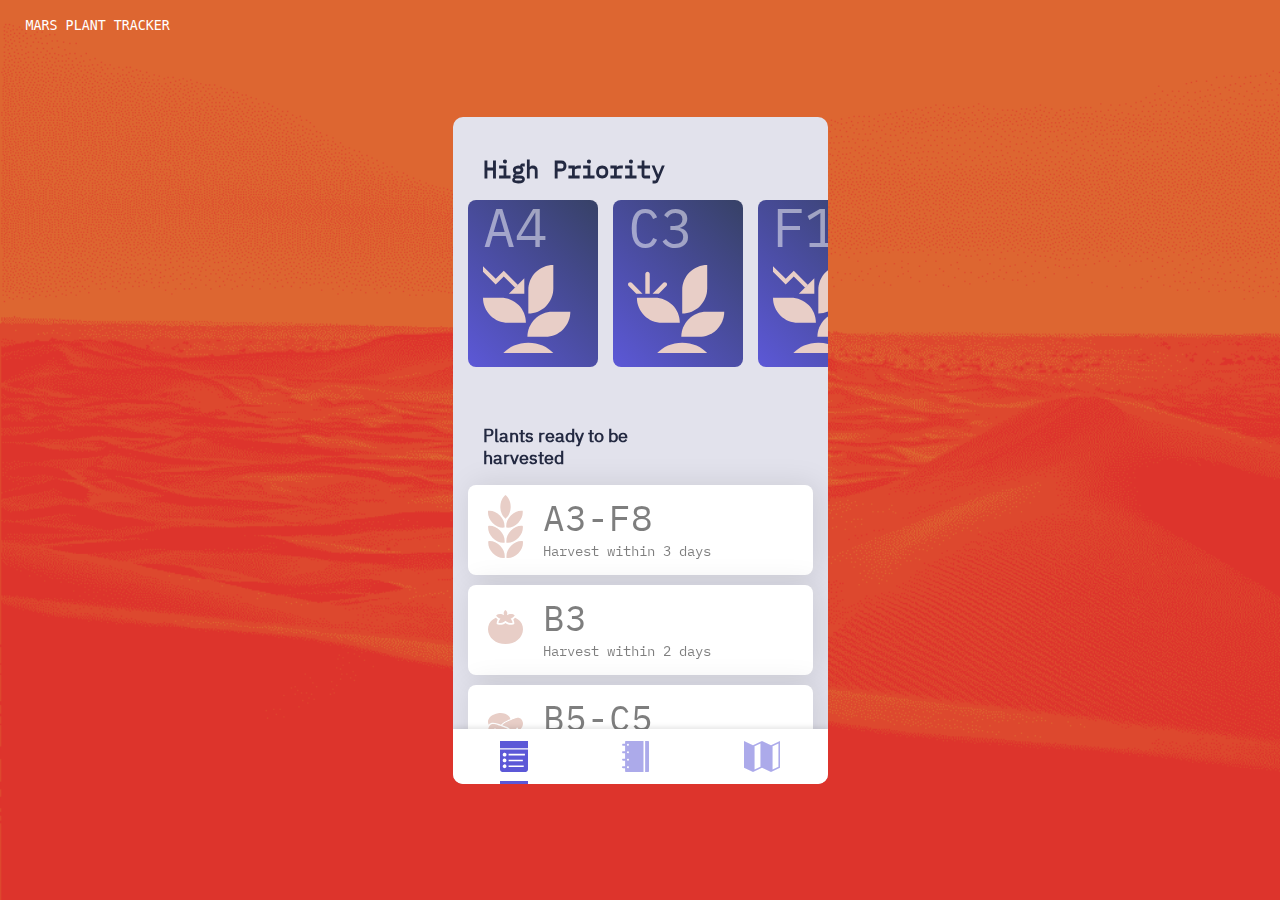
<file: index.html>
<!DOCTYPE html>
<html lang="en">

<head>
  <meta charset="UTF-8">
  <meta name="viewport" content="width=device-width, initial-scale=1.0">
  <meta http-equiv="X-UA-Compatible" content="ie=edge">
  <meta name="description" content="Description of the page less than 150 characters">
  <title>Mars Plant Tracker</title>
  <link rel="stylesheet" href="css/main.css">
</head>

<body>

  <div class="version-number">
    Mars Plant Tracker
  </div>

  <main id="main" class="app m-scene">

    <div class="app__contents m-page scene_element scene_element--fadeindown">
      <div class="contents__wrapper">
        <h1>High Priority</h1>
      </div>

      <div class="contents__wrapper--overflow">

        <div class="overflow__card overfolw__card--home">
          <div class="card__title--home">
            A4
          </div>
          <img class="card__problem--home" src="images/issue-down.svg" alt="">
        </div>

        <div class="overflow__card overfolw__card--home">
          <div class="card__title--home">
            C3
          </div>
          <img class="card__problem--home" src="images/issue-sick.svg" alt="">
        </div>

        <div class="overflow__card overfolw__card--home">
          <div class="card__title--home">
            F1
          </div>
          <img class="card__problem--home" src="images/issue-down.svg" alt="">
        </div>

        <div class="overflow__card overfolw__card--home">
          <div class="card__title--home">
            B3
          </div>
          <img class="card__problem--home" src="images/issue-sick.svg" alt="">
        </div>

      </div>

      <div class="contents__wrapper">
        <h2>Plants ready to be harvested</h2>
      </div>

      <div class="contents__wrapper--stack">

        <div class="stack__item">
          <div class="item__left">
            <img class="item__plant" src="images/rye.svg" alt="">
          </div>
          <div class="item__right">
            <div class="item__right__top">
              A3-F8
            </div>
            <div class="item__right__bottom">
              Harvest within 3 days
            </div>
          </div>
        </div>

        <div class="stack__item">
          <div class="item__left">
            <img class="item__plant" src="images/tomato.svg" alt="">
          </div>
          <div class="item__right">
            <div class="item__right__top">
              B3
            </div>
            <div class="item__right__bottom">
              Harvest within 2 days
            </div>
          </div>
        </div>

        <div class="stack__item">
          <div class="item__left">
            <img class="item__plant" src="images/potato.svg" alt="">
          </div>
          <div class="item__right">
            <div class="item__right__top">
              B5-C5
            </div>
            <div class="item__right__bottom">
              Harvest within 3 days
            </div>
          </div>
        </div>

      </div>

    </div>

    <nav>
      <ul>
        <li>
          <a class="active--nav" href="index.html">
            <img src="images/home.svg" alt="Home">
          </a>
        </li>
        <li>
          <a href="journal.html">
            <img src="images/journal.svg" alt="Journal">
          </a>
        </li>
        <li>
          <a href="map.html">
            <img src="images/map.svg" alt="Map">
          </a>
        </li>
      </ul>
    </nav>
  </main>

  <script src="js/jquery-3.3.1.min.js"></script>
  <script src="js/jquery.smoothState.min.js"></script>
  <script src="js/functions.js" type="text/javascript"></script>
</body>

</html>
</file>
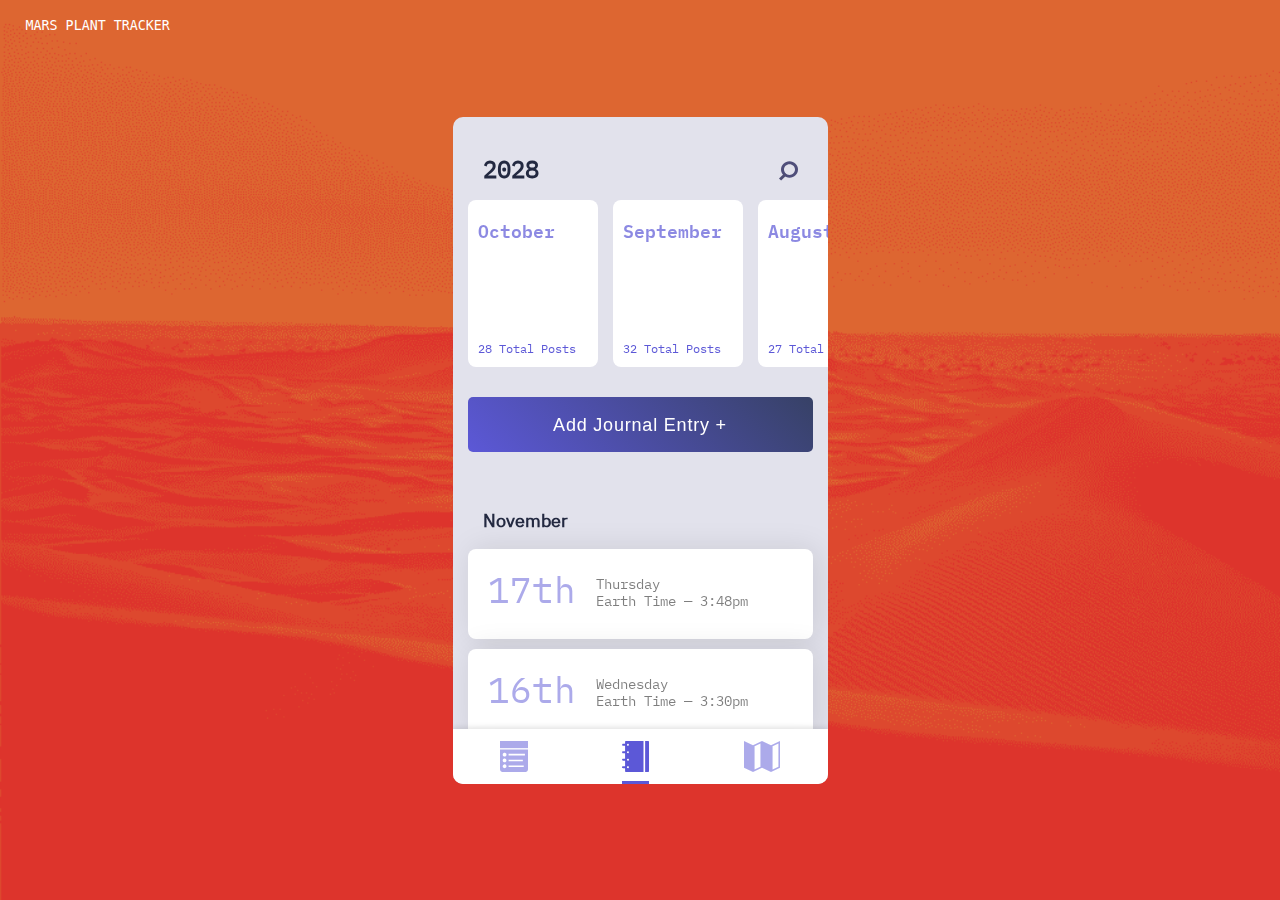
<file: journal.html>
<!DOCTYPE html>
<html lang="en">

<head>
  <meta charset="UTF-8">
  <meta name="viewport" content="width=device-width, initial-scale=1.0">
  <meta http-equiv="X-UA-Compatible" content="ie=edge">
  <meta name="description" content="Description of the page less than 150 characters">
  <title>Mars Plant Tracker</title>
  <link rel="stylesheet" href="css/main.css">
</head>

<body>

  <div class="version-number">
    Mars Plant Tracker
  </div>

  <main id="main" class="app m-scene">

    <div class="app__contents m-page scene_element scene_element--fadeindown">
      <div class="contents__wrapper contents__wrapper--two">
        <h1>2028</h1>
        <img src="images/search.svg" alt="">
      </div>

      <div class="contents__wrapper--overflow">

        <div class="overflow__card overfolw__card--journal">
          <div class="card__title--journal">
            October
          </div>
          <div class="card__date">
            28 Total Posts
          </div>
        </div>

        <div class="overflow__card overfolw__card--journal">
          <div class="card__title--journal">
            September
          </div>
          <div class="card__date">
            32 Total Posts
          </div>
        </div>

        <div class="overflow__card overfolw__card--journal">
          <div class="card__title--journal">
            August
          </div>
          <div class="card__date">
            27 Total Posts
          </div>
        </div>

        <div class="overflow__card overfolw__card--journal">
          <div class="card__title--journal">
            July
          </div>
          <div class="card__date">
            31 Total Posts
          </div>
        </div>

      </div>

      <button class="btn btn--add-journal">Add Journal Entry +</button>

      <div class="contents__wrapper">
        <h2>November</h2>
      </div>

      <div class="contents__wrapper--stack">

        <div class="stack__item">
          <div class="item__left">
            <div class="item__date">
              17th
            </div>
          </div>
          <div class="item__right">
            <div class="item__right__top item__right__top--journal">
              Thursday
            </div>
            <div class="item__right__bottom">
              Earth Time — 3:48pm
            </div>
          </div>
        </div>

        <div class="stack__item">
          <div class="item__left">
            <div class="item__date">
              16th
            </div>
          </div>
          <div class="item__right">
            <div class="item__right__top item__right__top--journal">
              Wednesday
            </div>
            <div class="item__right__bottom">
              Earth Time — 3:30pm
            </div>
          </div>
        </div>

        <div class="stack__item">
          <div class="item__left">
            <div class="item__date">
              15th
            </div>
          </div>
          <div class="item__right">
            <div class="item__right__top item__right__top--journal">
              Tuesday
            </div>
            <div class="item__right__bottom">
              Earth Time — 3:15pm
            </div>
          </div>
        </div>

      </div>
    </div>

    <div class="action-modal action-modal--journal">
        <div class="modal__tray">
          Journal Entry
        </div>
        <div class="modal__title modal__title--journal">
          Friday 18th, 2028
        </div>
        <div class="action-modal__body action-modal__body--journal">
          <div class="close">
            ✕
          </div>
          <div class="journal-body">
            <div>
              Body
            </div>
            <div class="body-text"></div>
            <div class="btn-group">
                <div class="btn">
                    Save draft
                  </div>
                  <div class="btn">
                    Discard
                  </div>
            </div>
            <div class="btn btn--post">Post</div>
  
          </div>
        </div>
      </div>

    <nav>
      <ul>
        <li>
          <a href="index.html">
            <img src="images/home.svg" alt="Home">
          </a>
        </li>
        <li>
          <a class="active--nav" href="journal.html">
            <img src="images/journal.svg" alt="Journal">
          </a>
        </li>
        <li>
          <a href="map.html">
            <img src="images/map.svg" alt="Map">
          </a>
        </li>
      </ul>
    </nav>
  </main>

  <script src="js/jquery-3.3.1.min.js"></script>
  <script src="js/jquery.smoothState.min.js"></script>
  <script src="js/functions.js" type="text/javascript"></script>
</body>

</html>
</file>
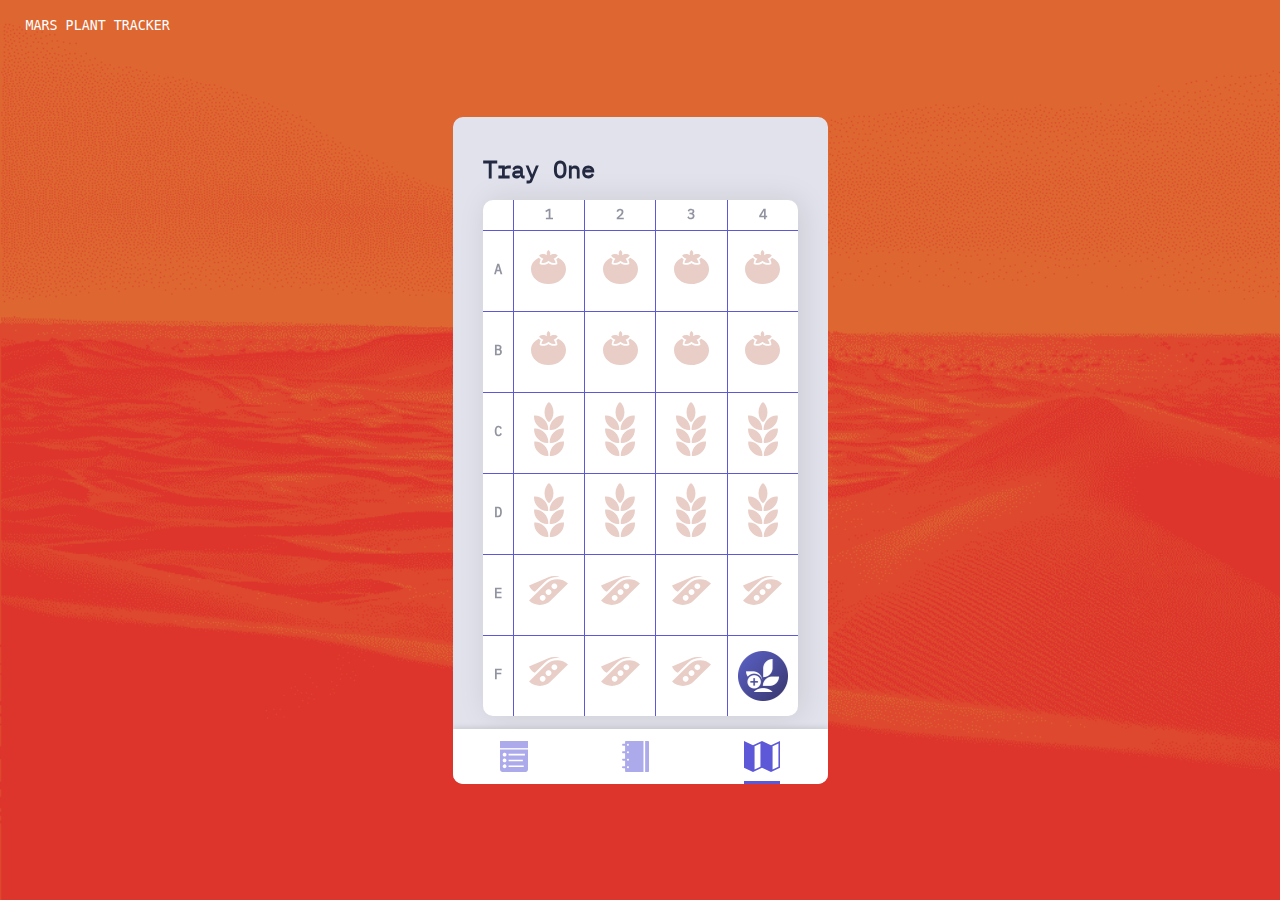
<file: map.html>
<!DOCTYPE html>
<html lang="en">

<head>
  <meta charset="UTF-8">
  <meta name="viewport" content="width=device-width, initial-scale=1.0">
  <meta http-equiv="X-UA-Compatible" content="ie=edge">
  <meta name="description" content="Description of the page less than 150 characters">
  <title>Mars Plant Tracker</title>
  <link rel="stylesheet" href="css/main.css">
</head>

<body>

  <div class="version-number">
    Mars Plant Tracker
  </div>

  <main id="main" class="app m-scene">

    <div class="app__contents">

      <div class="contents__wrapper">
        <h1>Tray One</h1>
      </div>

      <div class="tray-map__wrapper">
        <table cellspacing="0" class="tray__table">
          <tr class="tray__title">
            <th></th>
            <th>1</th>
            <th>2</th>
            <th>3</th>
            <th>4</th>
          </tr>
          <tr>
            <td class="tray__column-title">A</td>
            <td>
              <img class="tray__plant" src="images/tomato.svg" alt="">
            </td>
            <td>
              <img class="tray__plant" src="images/tomato.svg" alt="">
            </td>
            <td>
              <img class="tray__plant" src="images/tomato.svg" alt="">
            </td>
            <td>
              <img class="tray__plant" src="images/tomato.svg" alt="">
            </td>
          </tr>
          <tr>
            <td class="tray__column-title">B</td>
            <td>
              <img class="tray__plant" src="images/tomato.svg" alt="">
            </td>
            <td>
              <img class="tray__plant" src="images/tomato.svg" alt="">
            </td>
            <td>
              <img class="tray__plant" src="images/tomato.svg" alt="">
            </td>
            <td>
              <img class="tray__plant" src="images/tomato.svg" alt="">
            </td>
          </tr>
          <tr>
            <td class="tray__column-title">C</td>
            <td>
              <img class="tray__plant" src="images/rye.svg" alt="">
            </td>
            <td>
              <img class="tray__plant" src="images/rye.svg" alt="">
            </td>
            <td>
              <img class="tray__plant" src="images/rye.svg" alt="">
            </td>
            <td>
              <img class="tray__plant" src="images/rye.svg" alt="">
            </td>
          </tr>
          <tr>
            <td class="tray__column-title">D</td>
            <td>
              <img class="tray__plant" src="images/rye.svg" alt="">
            </td>
            <td>
              <img class="tray__plant" src="images/rye.svg" alt="">
            </td>
            <td>
              <img class="tray__plant" src="images/rye.svg" alt="">
            </td>
            <td>
              <img class="tray__plant" src="images/rye.svg" alt="">
            </td>
          </tr>
          <tr>
            <td class="tray__column-title">E</td>
            <td>
              <img class="tray__plant" src="images/pea.svg" alt="">
            </td>
            <td>
              <img class="tray__plant" src="images/pea.svg" alt="">
            </td>
            <td>
              <img class="tray__plant" src="images/pea.svg" alt="">
            </td>
            <td>
              <img class="tray__plant" src="images/pea.svg" alt="">
            </td>
          </tr>
          <tr>
            <td class="tray__column-title">F</td>
            <td>
              <img class="tray__plant" src="images/pea.svg" alt="">
            </td>
            <td>
              <img class="tray__plant" src="images/pea.svg" alt="">
            </td>
            <td>
              <img class="tray__plant" src="images/pea.svg" alt="">
            </td>
            <td class="empty-plant-plot">
              <img class="tray__plant" src="images/pea.svg" alt="">
            </td>
          </tr>
        </table>
      </div>
      <div class="contents__wrapper">
        <h1>Tray Two</h1>
      </div>
      <div class="tray-map__wrapper">
        <table cellspacing="0" class="tray__table">
          <tr class="tray__title">
            <th></th>
            <th>1</th>
            <th>2</th>
            <th>3</th>
            <th>4</th>
          </tr>
          <tr>
            <td class="tray__column-title">A</td>
            <td>
              <img class="tray__plant" src="images/potato.svg" alt="">
            </td>
            <td>
              <img class="tray__plant" src="images/potato.svg" alt="">
            </td>
            <td>
              <img class="tray__plant" src="images/potato.svg" alt="">
            </td>
            <td>
              <img class="tray__plant" src="images/potato.svg" alt="">
            </td>
          </tr>
          <tr>
            <td class="tray__column-title">B</td>
            <td>
              <img class="tray__plant" src="images/potato.svg" alt="">
            </td>
            <td>
              <img class="tray__plant" src="images/potato.svg" alt="">
            </td>
            <td>
              <img class="tray__plant" src="images/potato.svg" alt="">
            </td>
            <td>
              <img class="tray__plant" src="images/potato.svg" alt="">
            </td>
          </tr>
          <tr>
            <td class="tray__column-title">C</td>
            <td>
              <img class="tray__plant" src="images/potato.svg" alt="">
            </td>
            <td>
              <img class="tray__plant" src="images/potato.svg" alt="">
            </td>
            <td>
              <img class="tray__plant" src="images/potato.svg" alt="">
            </td>
            <td>
              <img class="tray__plant" src="images/potato.svg" alt="">
            </td>
          </tr>
          <tr>
            <td class="tray__column-title">D</td>
            <td>
              <img class="tray__plant" src="images/potato.svg" alt="">
            </td>
            <td>
              <img class="tray__plant" src="images/potato.svg" alt="">
            </td>
            <td>
              <img class="tray__plant" src="images/potato.svg" alt="">
            </td>
            <td>
              <img class="tray__plant" src="images/potato.svg" alt="">
            </td>
          </tr>

          <tr>
            <td class="tray__column-title">E</td>
            <td>
              <img class="tray__plant" src="images/tomato.svg" alt="">
            </td>
            <td>
              <img class="tray__plant" src="images/tomato.svg" alt="">
            </td>
            <td>
              <img class="tray__plant" src="images/tomato.svg" alt="">
            </td>
            <td>
              <img class="tray__plant" src="images/tomato.svg" alt="">
            </td>
          </tr>
          <tr>
            <td class="tray__column-title">F</td>
            <td>
              <img class="tray__plant" src="images/tomato.svg" alt="">
            </td>
            <td>
              <img class="tray__plant" src="images/tomato.svg" alt="">
            </td>
            <td>
              <img class="tray__plant" src="images/tomato.svg" alt="">
            </td>
            <td>
              <img class="tray__plant" src="images/tomato.svg" alt="">
            </td>
          </tr>
        </table>
      </div>

    </div>

    <div class="action-modal action-modal__add-plant">
      <div class="modal__tray">
        Tray One
      </div>
      <div class="modal__title modal__title--plant">
        C3
      </div>
      <div class="action-modal__body">
        <div class="close">
          ✕
        </div>
        <div class="plant-health">

          <div class="plant-type">Potato</div>

          <div class="plant-health__section">
            <div class="section-title">GROWTH</div>
            <div>
              <img class="section-data-img" src="images/plant-growth.png" alt="">
            </div>
            <div class="section-stats">
              <div class="stats-title">Ready to harvest</div>
              <div class="stat">50 days</div>
              <div class="stat">40 days</div>
              <div class="stat">30 days</div>
              <div class="stat">15 days</div>
              <div class="stat">Planted</div>
            </div>
          </div>

          <div class="plant-health__section">
            <div class="section-title">OVERALL</div>
            <div>
              <img class="section-data-img" src="images/water-lvls.svg" alt="">
            </div>
            <div class="section-stats">
              <div class="stats-title">Water Levels</div>
              <div class="stat">Stable</div>
            </div>
          </div>

        </div>
      </div>
    </div>

    <div class="action-modal action-modal__plant-health">
      <div class="modal__tray">
        Tray One
      </div>
      <div class="modal__title">
        Add Plant
      </div>
      <div class="action-modal__body">
        <div class="close">
          ✕
        </div>
        <div class="add-plant">

          <div class="plant-cell">
            <div class="plant-type">
              <img src="images/potato.svg" alt="">
            </div>
            <div class="plant-type-title">
              Potato
            </div>
          </div>

          <div class="plant-cell">
            <div class="plant-type">
              <img src="images/tomato.svg" alt="">
            </div>
            <div class="plant-type-title">
              Tomato
            </div>
          </div>

          <div class="plant-cell plant-cell--availible">
            <div class="plant-type">
              <img src="images/pea.svg" alt="">
            </div>
            <div class="plant-type-title">
              Peas
            </div>
          </div>

          <div class="plant-cell plant-type--long">
            <div class="plant-type">
              <img src="images/rye.svg" alt="">
            </div>
            <div class="plant-type-title">
              Rye
            </div>

          </div>
        </div>
      </div>
    </div>

    <nav>
      <ul>
        <li>
          <a href="index.html">
            <img src="images/home.svg" alt="Home">
          </a>
        </li>
        <li>
          <a href="journal.html">
            <img src="images/journal.svg" alt="Journal">
          </a>
        </li>
        <li>
          <a class="active--nav" href="map.html">
            <img src="images/map.svg" alt="Map">
          </a>
        </li>
      </ul>
    </nav>
  </main>

  <script src="js/jquery-3.3.1.min.js"></script>
  <script src="js/jquery.smoothState.min.js"></script>
  <script src="js/functions.js" type="text/javascript"></script>
</body>

</html>
</file>
<file: css/main.css>
@import url("https://fonts.googleapis.com/css?family=Crimson+Text:400,400i|Montserrat:400,700");
/*! normalize.css v7.0.0 | MIT License | github.com/necolas/normalize.css */
/* Document
   ========================================================================== */
/**
 * 1. Correct the line height in all browsers.
 * 2. Prevent adjustments of font size after orientation changes in
 *    IE on Windows Phone and in iOS.
 */
html {
  line-height: 1.15;
  /* 1 */
  -ms-text-size-adjust: 100%;
  /* 2 */
  -webkit-text-size-adjust: 100%;
  /* 2 */ }

/* Sections
     ========================================================================== */
/**
   * Remove the margin in all browsers (opinionated).
   */
body {
  margin: 0; }

/**
   * Add the correct display in IE 9-.
   */
article,
aside,
footer,
header,
nav,
section {
  display: block; }

/**
   * Correct the font size and margin on `h1` elements within `section` and
   * `article` contexts in Chrome, Firefox, and Safari.
   */
h1 {
  font-size: 2em;
  margin: 0.67em 0; }

/* Grouping content
     ========================================================================== */
/**
   * Add the correct display in IE 9-.
   * 1. Add the correct display in IE.
   */
figcaption,
figure,
main {
  /* 1 */
  display: block; }

/**
   * Add the correct margin in IE 8.
   */
figure {
  margin: 1em 40px; }

/**
   * 1. Add the correct box sizing in Firefox.
   * 2. Show the overflow in Edge and IE.
   */
hr {
  box-sizing: content-box;
  /* 1 */
  height: 0;
  /* 1 */
  overflow: visible;
  /* 2 */ }

/**
   * 1. Correct the inheritance and scaling of font size in all browsers.
   * 2. Correct the odd `em` font sizing in all browsers.
   */
pre {
  font-family: monospace, monospace;
  /* 1 */
  font-size: 1em;
  /* 2 */ }

/* Text-level semantics
     ========================================================================== */
/**
   * 1. Remove the gray background on active links in IE 10.
   * 2. Remove gaps in links underline in iOS 8+ and Safari 8+.
   */
a {
  background-color: transparent;
  /* 1 */
  -webkit-text-decoration-skip: objects;
  /* 2 */ }

/**
   * 1. Remove the bottom border in Chrome 57- and Firefox 39-.
   * 2. Add the correct text decoration in Chrome, Edge, IE, Opera, and Safari.
   */
abbr[title] {
  border-bottom: none;
  /* 1 */
  text-decoration: underline;
  /* 2 */
  text-decoration: underline dotted;
  /* 2 */ }

/**
   * Prevent the duplicate application of `bolder` by the next rule in Safari 6.
   */
b,
strong {
  font-weight: inherit; }

/**
   * Add the correct font weight in Chrome, Edge, and Safari.
   */
b,
strong {
  font-weight: bolder; }

/**
   * 1. Correct the inheritance and scaling of font size in all browsers.
   * 2. Correct the odd `em` font sizing in all browsers.
   */
code,
kbd,
samp {
  font-family: monospace, monospace;
  /* 1 */
  font-size: 1em;
  /* 2 */ }

/**
   * Add the correct font style in Android 4.3-.
   */
dfn {
  font-style: italic; }

/**
   * Add the correct background and color in IE 9-.
   */
mark {
  background-color: #ff0;
  color: #000; }

/**
   * Add the correct font size in all browsers.
   */
small {
  font-size: 80%; }

/**
   * Prevent `sub` and `sup` elements from affecting the line height in
   * all browsers.
   */
sub,
sup {
  font-size: 75%;
  line-height: 0;
  position: relative;
  vertical-align: baseline; }

sub {
  bottom: -0.25em; }

sup {
  top: -0.5em; }

/* Embedded content
     ========================================================================== */
/**
   * Add the correct display in IE 9-.
   */
audio,
video {
  display: inline-block; }

/**
   * Add the correct display in iOS 4-7.
   */
audio:not([controls]) {
  display: none;
  height: 0; }

/**
   * Remove the border on images inside links in IE 10-.
   */
img {
  border-style: none; }

/**
   * Hide the overflow in IE.
   */
svg:not(:root) {
  overflow: hidden; }

/* Forms
     ========================================================================== */
/**
   * 1. Change the font styles in all browsers (opinionated).
   * 2. Remove the margin in Firefox and Safari.
   */
button,
input,
optgroup,
select,
textarea {
  font-family: sans-serif;
  /* 1 */
  font-size: 100%;
  /* 1 */
  line-height: 1.15;
  /* 1 */
  margin: 0;
  /* 2 */ }

/**
   * Show the overflow in IE.
   * 1. Show the overflow in Edge.
   */
button,
input {
  /* 1 */
  overflow: visible; }

/**
   * Remove the inheritance of text transform in Edge, Firefox, and IE.
   * 1. Remove the inheritance of text transform in Firefox.
   */
button,
select {
  /* 1 */
  text-transform: none; }

/**
   * 1. Prevent a WebKit bug where (2) destroys native `audio` and `video`
   *    controls in Android 4.
   * 2. Correct the inability to style clickable types in iOS and Safari.
   */
button,
html [type="button"],
[type="reset"],
[type="submit"] {
  -webkit-appearance: button;
  /* 2 */ }

/**
   * Remove the inner border and padding in Firefox.
   */
button::-moz-focus-inner,
[type="button"]::-moz-focus-inner,
[type="reset"]::-moz-focus-inner,
[type="submit"]::-moz-focus-inner {
  border-style: none;
  padding: 0; }

/**
   * Restore the focus styles unset by the previous rule.
   */
button:-moz-focusring,
[type="button"]:-moz-focusring,
[type="reset"]:-moz-focusring,
[type="submit"]:-moz-focusring {
  outline: 1px dotted ButtonText; }

/**
   * Correct the padding in Firefox.
   */
fieldset {
  padding: 0.35em 0.75em 0.625em; }

/**
   * 1. Correct the text wrapping in Edge and IE.
   * 2. Correct the color inheritance from `fieldset` elements in IE.
   * 3. Remove the padding so developers are not caught out when they zero out
   *    `fieldset` elements in all browsers.
   */
legend {
  box-sizing: border-box;
  /* 1 */
  color: inherit;
  /* 2 */
  display: table;
  /* 1 */
  max-width: 100%;
  /* 1 */
  padding: 0;
  /* 3 */
  white-space: normal;
  /* 1 */ }

/**
   * 1. Add the correct display in IE 9-.
   * 2. Add the correct vertical alignment in Chrome, Firefox, and Opera.
   */
progress {
  display: inline-block;
  /* 1 */
  vertical-align: baseline;
  /* 2 */ }

/**
   * Remove the default vertical scrollbar in IE.
   */
textarea {
  overflow: auto; }

/**
   * 1. Add the correct box sizing in IE 10-.
   * 2. Remove the padding in IE 10-.
   */
[type="checkbox"],
[type="radio"] {
  box-sizing: border-box;
  /* 1 */
  padding: 0;
  /* 2 */ }

/**
   * Correct the cursor style of increment and decrement buttons in Chrome.
   */
[type="number"]::-webkit-inner-spin-button,
[type="number"]::-webkit-outer-spin-button {
  height: auto; }

/**
   * 1. Correct the odd appearance in Chrome and Safari.
   * 2. Correct the outline style in Safari.
   */
[type="search"] {
  -webkit-appearance: textfield;
  /* 1 */
  outline-offset: -2px;
  /* 2 */ }

/**
   * Remove the inner padding and cancel buttons in Chrome and Safari on macOS.
   */
[type="search"]::-webkit-search-cancel-button,
[type="search"]::-webkit-search-decoration {
  -webkit-appearance: none; }

/**
   * 1. Correct the inability to style clickable types in iOS and Safari.
   * 2. Change font properties to `inherit` in Safari.
   */
::-webkit-file-upload-button {
  -webkit-appearance: button;
  /* 1 */
  font: inherit;
  /* 2 */ }

/* Interactive
     ========================================================================== */
/*
   * Add the correct display in IE 9-.
   * 1. Add the correct display in Edge, IE, and Firefox.
   */
details,
menu {
  display: block; }

/*
   * Add the correct display in all browsers.
   */
summary {
  display: list-item; }

/* Scripting
     ========================================================================== */
/**
   * Add the correct display in IE 9-.
   */
canvas {
  display: inline-block; }

/**
   * Add the correct display in IE.
   */
template {
  display: none; }

/* Hidden
     ========================================================================== */
/**
   * Add the correct display in IE 10-.
   */
[hidden] {
  display: none; }

/* Dynamic responsive size change */
:root {
  font-size: calc(0.5em + 1vw); }
  @media (max-width: 599px) {
    :root {
      font-size: calc(.7em + 1vw); } }

@font-face {
  font-family: 'Sans Regular';
  src: url("../fonts/IBMPlexSans-Regular.woff") format("woff"); }

@font-face {
  font-family: 'Sans SemiBold';
  src: url("../fonts/IBMPlexSans-SemiBold.woff") format("woff"); }

@font-face {
  font-family: 'Mono Regular';
  src: url("../fonts/IBMPlexMono-Regular.woff") format("woff"); }

@font-face {
  font-family: 'Mono SemiBold';
  src: url("../fonts/IBMPlexMono-SemiBold.woff") format("woff"); }

h2 {
  font-family: 'Sans Regular', 'Helvetica Neue', Helvetica, Arial, sans-serif; }

html {
  font-family: 'Mono Regular', 'Courier', monospace; }

.card__title--journal, .action-modal .modal__tray, .action-modal .plant-health, .action-modal .plant-type-title, .action-modal .journal-body {
  font-family: 'Mono SemiBold', 'Courier', monospace; }

html {
  -webkit-font-smoothing: antialiased;
  -moz-osx-font-smoothing: grayscale;
  font-weight: regular;
  line-height: 1.2;
  text-rendering: optimizeLegibility;
  font-feature-settings: "kern" 1;
  font-kerning: normal; }

a {
  color: inherit; }

h1 {
  font-size: 24px;
  color: #232941;
  margin: 0; }

h2 {
  font-size: 18px;
  color: #232941;
  margin-top: 60px;
  max-width: 180px; }

html {
  background-color: #E46B56; }
  @media (max-width: 599px) {
    html {
      background-color: #FFFFFF; } }

body {
  background-image: url("../images/duotone.png");
  background-size: cover;
  background-repeat: no-repeat;
  display: flex;
  justify-content: center;
  align-items: center;
  height: 100vh;
  width: 100vw; }

.version-number {
  font-family: monospace;
  color: white;
  position: absolute;
  top: 2%;
  left: 2%;
  text-transform: uppercase;
  font-size: 0.64rem; }

@keyframes fadeIn {
  0% {
    opacity: 0; }
  100% {
    opacity: 1; } }

@keyframes fadeInUp {
  0% {
    opacity: 0;
    transform: translate3d(0, 100%, 0); }
  100% {
    opacity: 1;
    transform: none; } }

@keyframes fadeInDown {
  0% {
    opacity: 0;
    transform: translate3d(0, 0, 100%); }
  100% {
    opacity: 1;
    transform: none; } }

.m-scene {
  /** Basic styles for an animated element */
  /** An element that fades in */
  /** An element that fades in and slides up */
  /** An element that fades in and slides from the right */
  /** Reverse "exit" animations */ }
  .m-scene .scene_element {
    animation-duration: 0.25s;
    transition-timing-function: ease-in;
    animation-fill-mode: both; }
  .m-scene .scene_element--fadein {
    animation-name: fadeIn; }
  .m-scene .scene_element--fadeinup {
    animation-name: fadeInUp; }
  .m-scene .scene_element--fadeindown {
    animation-name: fadeInDown; }
  .m-scene.is-exiting .scene_element {
    animation-direction: alternate-reverse; }

.app {
  background-color: #e2e2ec;
  height: 667px;
  width: 375px;
  position: fixed;
  overflow: hidden;
  border-radius: 10px; }
  @media (max-width: 599px) {
    .app {
      height: 100vh;
      width: 100vw; } }

.app__contents {
  position: absolute;
  z-index: 10;
  top: 0;
  right: 0;
  left: 0;
  bottom: 0;
  overflow: scroll; }

.contents__wrapper {
  margin: 40px 30px 15px 30px; }
  .contents__wrapper--two {
    display: flex;
    justify-content: space-between; }

.contents__wrapper--overflow {
  display: flex;
  overflow: scroll; }

.overflow__card {
  height: 167px;
  width: 130px;
  border-radius: 8px;
  margin-left: 15px;
  flex-shrink: 0;
  position: relative; }
  .overflow__card:last-of-type::after {
    content: '';
    display: block;
    position: absolute;
    right: -15px;
    width: 15px;
    top: 0;
    bottom: 0; }

.overfolw__card--home {
  background-color: #5C58D7;
  background: linear-gradient(45deg, #5c58d7 0%, #374166 100%);
  color: white; }

.overfolw__card--journal {
  background-color: #FFFFFF; }

.card__title--home {
  font-size: 54px;
  opacity: .5;
  margin: 0 0 0 15px; }

.card__title--journal {
  font-size: 18px;
  color: #5C58D7;
  opacity: .7;
  margin-top: 20px;
  margin-left: 10px; }

.card__date {
  font-size: 12px;
  color: #5C58D7;
  position: absolute;
  left: 10px;
  bottom: 10px; }

.card__problem--home {
  margin-left: 15px; }

.contents__wrapper--stack {
  max-width: 345px;
  margin: 0 auto;
  padding-bottom: 100px; }

.stack__item {
  height: 90px;
  background-color: #FFFFFF;
  border-radius: 8px;
  margin-bottom: 10px;
  display: flex;
  align-items: center;
  box-shadow: 4px 0 30px rgba(0, 0, 0, 0.1); }

.item__left,
.item__right {
  margin-left: 20px; }

.item__plant {
  width: 35px; }

.item__date {
  font-size: 36px;
  opacity: .5;
  color: #5C58D7; }

.item__right {
  opacity: .5; }
  .item__right__top {
    font-size: 36px; }
    .item__right__top--journal {
      font-size: 14px; }
  .item__right__bottom {
    font-size: 14px; }

.btn {
  border: 1px solid #5C58D7;
  border-radius: 5px;
  text-align: center;
  height: 55px;
  line-height: 55px;
  margin-bottom: 10px;
  font-size: 14px;
  cursor: pointer; }

.btn--post {
  background: linear-gradient(45deg, #5c58d7 0%, #374166 100%);
  color: #FFFFFF; }

.btn--add-journal {
  font-size: 18px;
  color: #FFFFFF;
  width: 345px;
  background: linear-gradient(45deg, #5c58d7 0%, #374166 100%);
  display: block;
  border: none;
  letter-spacing: .8px;
  margin: 30px auto 0; }

.btn-group {
  display: flex;
  justify-content: space-between; }
  .btn-group .btn {
    width: 48%; }

.tray-map__wrapper {
  background-color: #FFFFFF;
  max-width: 315px;
  margin: 0 auto 30px;
  border-radius: 10px;
  box-shadow: 4px 0 30px rgba(0, 0, 0, 0.1);
  margin-bottom: 30px; }
  .tray-map__wrapper table {
    margin-bottom: 50px; }
  .tray-map__wrapper:last-child {
    margin-bottom: 100px; }

.tray__table {
  border-collapse: collapse;
  width: 100%; }
  .tray__table .tray__title {
    height: 30px; }
    .tray__table .tray__title th {
      border: 1px solid #5C58D7;
      border-top: none; }
      .tray__table .tray__title th:last-child {
        border-right: none; }
      .tray__table .tray__title th:first-child {
        border-left: none; }
  .tray__table td {
    height: 80px;
    border: 1px solid #5C58D7;
    margin: 0;
    padding: 0;
    text-align: center;
    border-bottom: none; }
    .tray__table td:last-child {
      border-right: none; }
    .tray__table td:first-child {
      border-left: none; }
  .tray__table .tray__column-title {
    font-weight: bold;
    text-align: center;
    width: 30px; }

.tray__plant {
  cursor: pointer; }

.row-numbers {
  display: flex;
  justify-content: space-around; }

.tray__title,
.tray__column-title {
  font-size: 14px;
  color: rgba(35, 41, 65, 0.5); }

.empty-plant-plot {
  position: relative; }
  .empty-plant-plot img {
    opacity: 0; }
  .empty-plant-plot::after {
    content: '';
    display: block;
    position: absolute;
    top: 15px;
    left: 10px;
    right: 10px;
    bottom: 0;
    background-color: white;
    background-image: url("../images/add-plant-btn.png");
    background-size: contain;
    background-repeat: no-repeat; }

.action-modal {
  position: absolute;
  top: 0;
  right: 0;
  bottom: 0;
  left: 0;
  z-index: 100;
  background: linear-gradient(45deg, rgba(92, 88, 215, 0.95) 0%, rgba(55, 65, 102, 0.95) 100%);
  opacity: 0;
  transform: translateY(300px);
  pointer-events: none;
  transition: 300ms ease; }
  .action-modal.open {
    opacity: 1;
    pointer-events: all;
    transform: translateY(0); }
  .action-modal .modal__tray {
    margin-left: 30px;
    margin-top: 40px;
    color: #FFFFFF;
    font-size: 24px; }
  .action-modal .modal__title {
    margin-left: 24px;
    margin-top: 65px;
    font-size: 48px;
    opacity: .7;
    color: #FFFFFF;
    font-weight: 300; }
    .action-modal .modal__title--plant {
      font-size: 96px;
      margin-top: 10px; }
  .action-modal__body {
    background-color: white;
    position: absolute;
    bottom: 0;
    left: 15px;
    right: 15px;
    height: 70%;
    border-top-left-radius: 10px;
    border-top-right-radius: 10px; }
    .action-modal__body .close {
      color: #5C58D7;
      position: absolute;
      top: 10px;
      right: 10px;
      padding: 10px;
      font-size: 24px;
      opacity: .5;
      cursor: pointer; }
  .action-modal .plant-health {
    font-size: 14px;
    color: #5C58D7;
    margin: 30px; }
  .action-modal .plant-type {
    font-size: 24px; }
  .action-modal .section-data-img {
    display: block;
    width: 88px;
    flex-shrink: 0;
    margin-right: 20px; }
  .action-modal .plant-health__section {
    margin-top: 35px;
    display: flex; }
  .action-modal .section-title {
    writing-mode: vertical-rl;
    margin-right: 20px;
    max-width: 10px; }
  .action-modal .section-stats {
    display: flex;
    flex-direction: column;
    justify-content: space-between; }
    .action-modal .section-stats .stat {
      opacity: .5; }
  .action-modal .add-plant {
    margin: 80px 30px 0;
    display: grid;
    grid-template-rows: 1fr 1fr;
    grid-template-columns: 1fr 1fr;
    grid-gap: 30px; }
  .action-modal .plant-cell {
    display: flex;
    flex-direction: column;
    justify-content: space-between;
    align-items: center;
    opacity: .5; }
    .action-modal .plant-cell--availible {
      opacity: 1; }
  .action-modal .plant-type img {
    width: 100px; }
  .action-modal .plant-type--long img {
    width: 55px; }
  .action-modal .plant-type-title {
    color: #5C58D7;
    font-size: 24px;
    text-align: center; }
  .action-modal .action-modal__body--journal {
    height: 80%; }
  .action-modal .journal-body {
    margin: 20px;
    color: #5C58D7;
    font-size: 24px; }
  .action-modal .modal__title--journal {
    font-size: 18px;
    margin-top: 5px;
    margin-left: 30px; }
  .action-modal .body-text {
    border: 1px solid #5C58D7;
    height: 255px;
    border-radius: 5px;
    margin-top: 20px;
    margin-bottom: 10px; }

button:focus {
  outline: 0; }

nav {
  position: absolute;
  bottom: 0;
  left: 0;
  right: 0;
  height: 55px;
  background-color: #FFFFFF;
  z-index: 150;
  box-shadow: 0px -2px 5px 0px rgba(0, 0, 0, 0.1); }
  nav ul {
    display: flex;
    justify-content: space-around;
    align-items: center;
    padding: 0;
    margin: 0;
    height: 100%; }
  nav ul li {
    list-style: none;
    display: block; }
    nav ul li:nth-child(4) {
      display: none; }
  nav ul li a {
    display: block;
    opacity: .5;
    height: 55px;
    display: flex;
    align-items: center; }
    nav ul li a.active--nav {
      opacity: 1;
      box-shadow: inset 0 -3px 0 #5C58D7; }
      nav ul li a.active--nav::after {
        content: '';
        position: absolute;
        display: block;
        height: 3px;
        background-color: #5C58D7; }
  nav ul li a img {
    height: 31px; }
</file>
